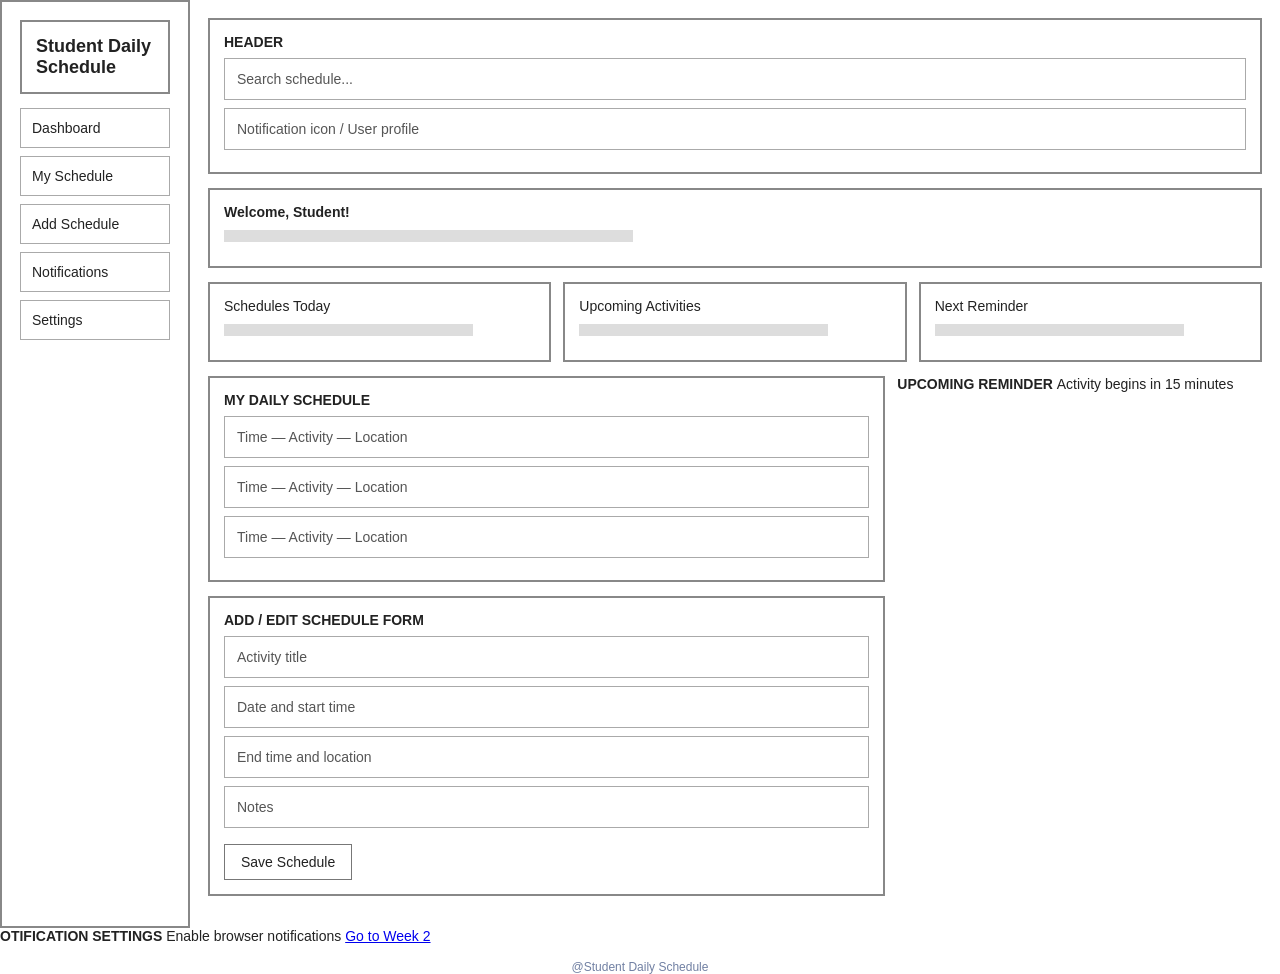
<file: index.html>
<!doctype html>
<html>
    <head>
        <meta charset="utf-8">
        <meta name="viewport" content="width=device-width,initial-scale=1">
        <title>Student Daily Schedule</title>
        <style>
            * { 
                box-sizing: border-box; 
            }
            body { 
                font: 14px Arial; color: #222; margin: 0; background: white; 
            }
            .shell { 
                display: grid; grid-template-columns: 190px 1fr; min-height: 100vh; 
            }
            .side { 
                border: 2px solid #888; padding: 18px; 
            }
            .main { 
                padding: 18px; 
            }
            .block { 
                border: 2px solid #888; padding: 14px; margin-bottom: 14px; 
            }
            .row { 
                display: grid; grid-template-columns: repeat(3, 1fr); gap: 12px; 
            }
            .two { 
                display: grid; grid-template-columns: 1.3fr .7fr; gap: 12px; 
            }
            .placeholder { 
                height: 42px; border: 1px solid #aaa; margin: 8px 0; padding: 12px; color: #555; 
            }
            .navitem { 
                border: 1px solid #aaa; padding: 11px; margin: 8px 0; 
            }
            .line { 
                height: 12px; background: #ddd; margin: 10px 0; width: 80%; 
            }
            .title { 
                font-weight: bold; font-size: 18px; 
            }
            .button { display: inline-block; border: 1px solid #777; padding: 9px 16px; margin-top: 8px; }
            @media (max-width: 650px) {
                .shell, .row, .two {
                    grid-template-columns: 1fr;
                }
            }
            .footer { 
                font-size: 12px; color: #7180a3; text-align: center; margin: 16px 0 0;
            }
        </style>
    </head>
    <body>
        <div class="shell">
            <aside class="side">
                <div class="block title">Student Daily Schedule</div>
                <div class="navitem">Dashboard</div>
                <div class="navitem">My Schedule</div>
                <div class="navitem">Add Schedule</div>
                <div class="navitem">Notifications</div>
                <div class="navitem">Settings</div>
            </aside>
            <main class="main">
                <div class="block">
                    <b>HEADER</b>
                    <div class="placeholder">Search schedule...</div>
                    <div class="placeholder">Notification icon / User profile</div>
                </div>
                <div class="block">
                    <b>Welcome, Student!</b>
                    <div class="line" style="width:40%"></div>
                </div>
                <div class="row">
                    <div class="block">
                        Schedules Today
                        <div class="line"></div>
                    </div>
                    <div class="block">
                        Upcoming Activities
                        <div class="line"></div>
                    </div>
                    <div class="block">
                        Next Reminder
                        <div class="line"></div>
                    </div>
                </div>
                <div class="two">
                    <section>
                        <div class="block">
                            <b>MY DAILY SCHEDULE</b>
                            <div class="placeholder">Time — Activity — Location</div>
                            <div class="placeholder">Time — Activity — Location</div>
                            <div class="placeholder">Time — Activity — Location</div>
                        </div>
                        <div class="block">
                            <b>ADD / EDIT SCHEDULE FORM</b>
                            <div class="placeholder">Activity title</div>
                            <div class="placeholder">Date and start time</div>
                            <div class="placeholder">End time and location</div>
                            <div class="placeholder">Notes</div>
                            <span class = "button" > Save Schedule </span>
                        </div>
                    </section>
                    <aside>
                        <divclass = "block" >
                           <b> UPCOMING REMINDER </b>
                           <divclass = "placeholder" > Activity begins in 15 minutes </div>
                        </div>
                       <divclass = "block" >
                           <b> OTIFICATION SETTINGS </b>
                           <divclass = "placeholder" > Enable browser notifications </div>
                        </div>
                    </aside>
                </div>
            </main>
        </div>
    </body>
    <a href="Week2Checking.html">Go to Week 2</a>
    <footer>
  <p style="font-size:12px;color:#7180a3;text-align:center;margin:16px 0 0">@Student Daily Schedule</p>
</footer>
</html>
</file>
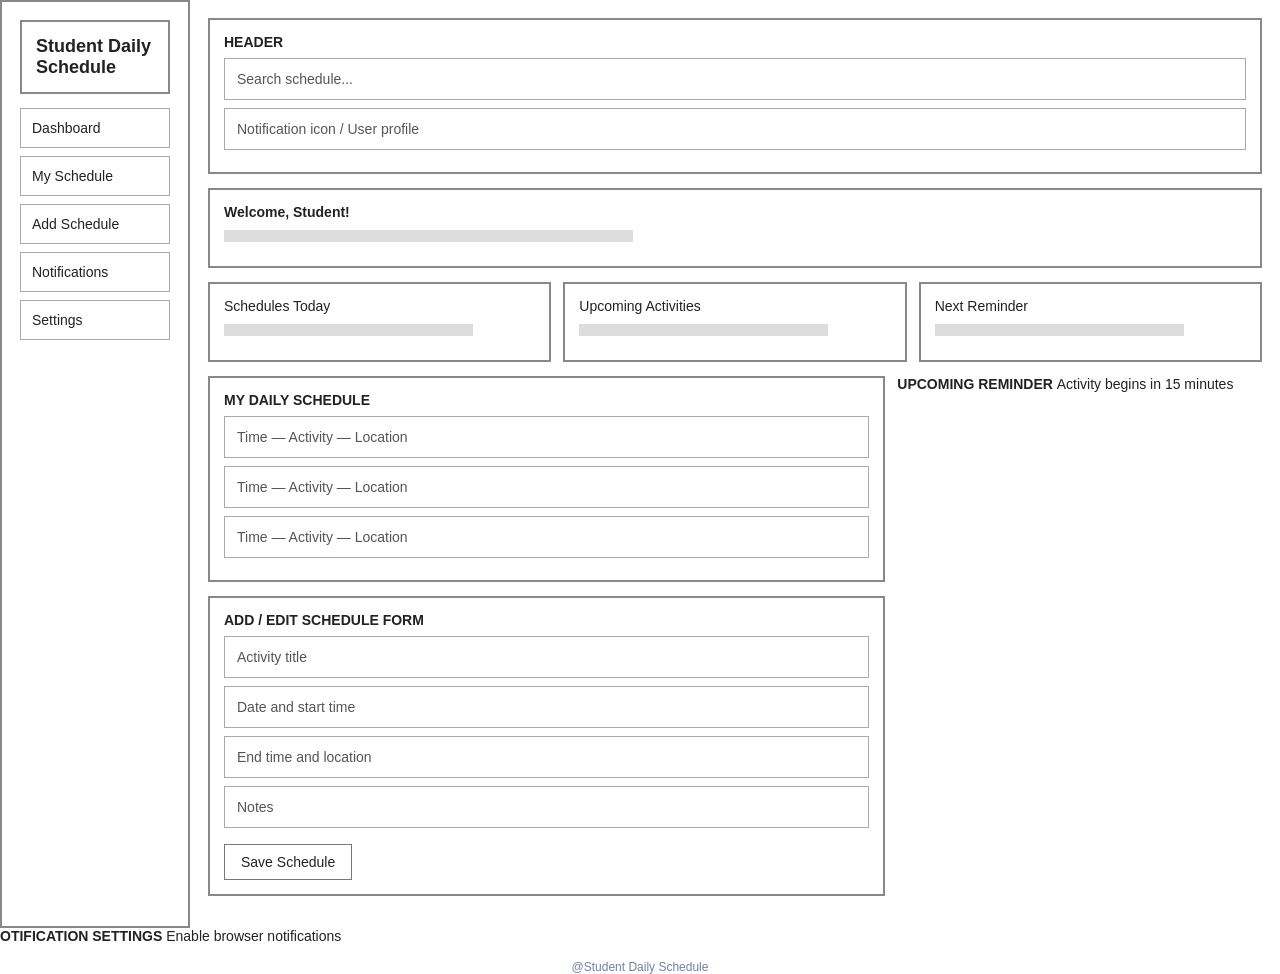
<file: Week1.html>
<!doctype html>
<html>
    <head>
        <meta charset="utf-8">
        <meta name="viewport" content="width=device-width,initial-scale=1">
        <title>Student Daily Schedule</title>
        <style>
            * { 
                box-sizing: border-box; 
            }
            body { 
                font: 14px Arial; color: #222; margin: 0; background: white; 
            }
            .shell { 
                display: grid; grid-template-columns: 190px 1fr; min-height: 100vh; 
            }
            .side { 
                border: 2px solid #888; padding: 18px; 
            }
            .main { 
                padding: 18px; 
            }
            .block { 
                border: 2px solid #888; padding: 14px; margin-bottom: 14px; 
            }
            .row { 
                display: grid; grid-template-columns: repeat(3, 1fr); gap: 12px; 
            }
            .two { 
                display: grid; grid-template-columns: 1.3fr .7fr; gap: 12px; 
            }
            .placeholder { 
                height: 42px; border: 1px solid #aaa; margin: 8px 0; padding: 12px; color: #555; 
            }
            .navitem { 
                border: 1px solid #aaa; padding: 11px; margin: 8px 0; 
            }
            .line { 
                height: 12px; background: #ddd; margin: 10px 0; width: 80%; 
            }
            .title { 
                font-weight: bold; font-size: 18px; 
            }
            .button { display: inline-block; border: 1px solid #777; padding: 9px 16px; margin-top: 8px; }
            @media (max-width: 650px) {
                .shell, .row, .two {
                    grid-template-columns: 1fr;
                }
            }
            .footer { 
                font-size: 12px; color: #7180a3; text-align: center; margin: 16px 0 0;
            }
        </style>
    </head>
    <body>
        <div class="shell">
            <aside class="side">
                <div class="block title">Student Daily Schedule</div>
                <div class="navitem">Dashboard</div>
                <div class="navitem">My Schedule</div>
                <div class="navitem">Add Schedule</div>
                <div class="navitem">Notifications</div>
                <div class="navitem">Settings</div>
            </aside>
            <main class="main">
                <div class="block">
                    <b>HEADER</b>
                    <div class="placeholder">Search schedule...</div>
                    <div class="placeholder">Notification icon / User profile</div>
                </div>
                <div class="block">
                    <b>Welcome, Student!</b>
                    <div class="line" style="width:40%"></div>
                </div>
                <div class="row">
                    <div class="block">
                        Schedules Today
                        <div class="line"></div>
                    </div>
                    <div class="block">
                        Upcoming Activities
                        <div class="line"></div>
                    </div>
                    <div class="block">
                        Next Reminder
                        <div class="line"></div>
                    </div>
                </div>
                <div class="two">
                    <section>
                        <div class="block">
                            <b>MY DAILY SCHEDULE</b>
                            <div class="placeholder">Time — Activity — Location</div>
                            <div class="placeholder">Time — Activity — Location</div>
                            <div class="placeholder">Time — Activity — Location</div>
                        </div>
                        <div class="block">
                            <b>ADD / EDIT SCHEDULE FORM</b>
                            <div class="placeholder">Activity title</div>
                            <div class="placeholder">Date and start time</div>
                            <div class="placeholder">End time and location</div>
                            <div class="placeholder">Notes</div>
                            <span class = "button" > Save Schedule </span>
                        </div>
                    </section>
                    <aside>
                        <divclass = "block" >
                           <b> UPCOMING REMINDER </b>
                           <divclass = "placeholder" > Activity begins in 15 minutes </div>
                        </div>
                       <divclass = "block" >
                           <b> OTIFICATION SETTINGS </b>
                           <divclass = "placeholder" > Enable browser notifications </div>
                        </div>
                    </aside>
                </div>
            </main>
        </div>
    </body>
    <footer>
  <p style="font-size:12px;color:#7180a3;text-align:center;margin:16px 0 0">@Student Daily Schedule</p>
</footer>
</html>
</file>
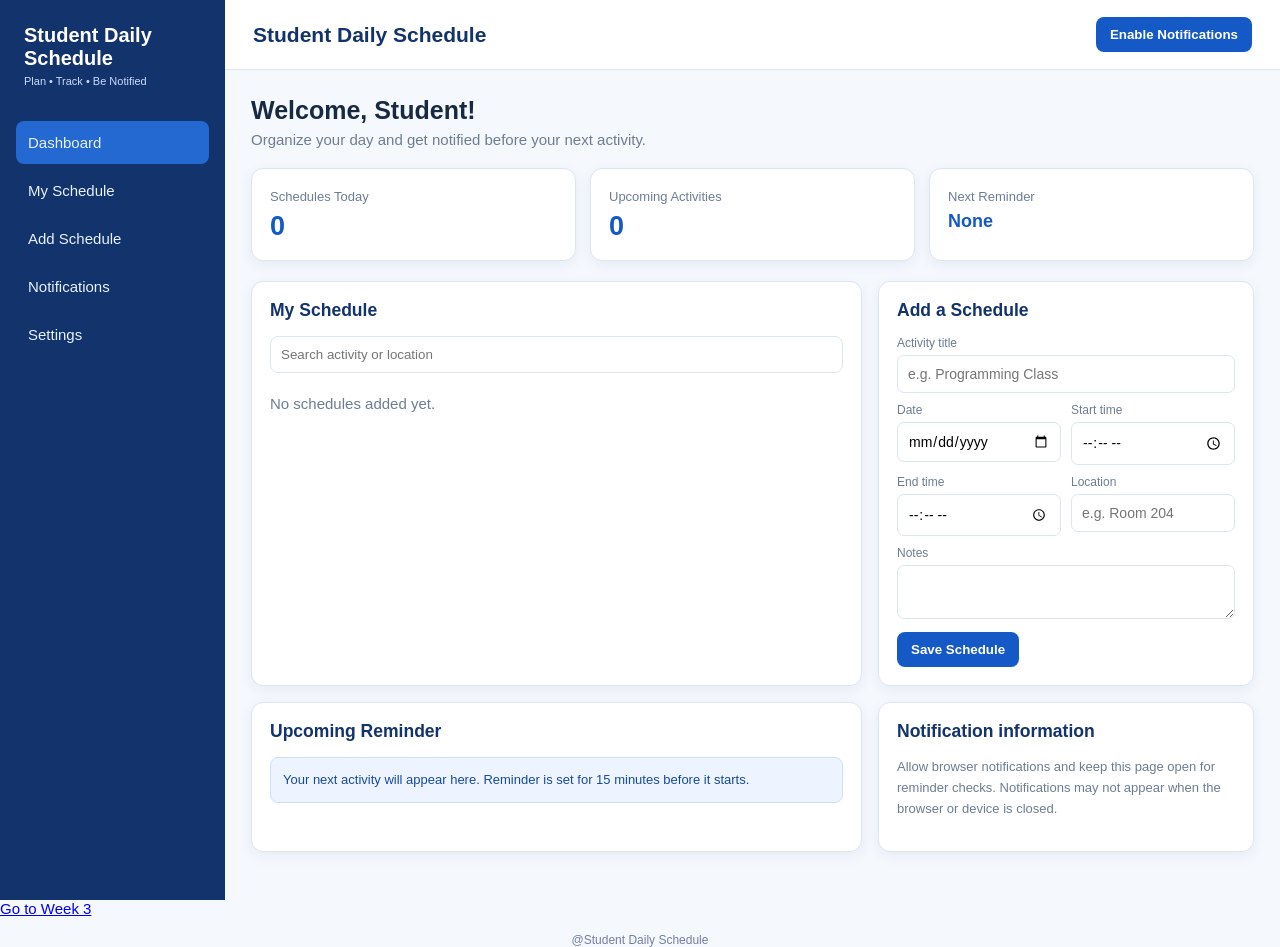
<file: Week2.html>
<!DOCTYPE html>
<html lang="en">
    <head>
        <meta charset="UTF-8">
        <meta name="viewport" content="width=device-width,initial-scale=1">
        <title>Student Daily Schedule</title>
    </head>
<body>
    <div class="app">
        <aside class="side">
            <div class="brand"> Student Daily Schedule<small>Plan • Track • Be Notified</small></div>
            <nav class="nav">
                <a class="active" href="#dashboard"> Dashboard</a>
                <a href="#my-schedule"> My Schedule</a>
                <a href="#add"> Add Schedule</a>
                <a href="#reminders"> Notifications</a>
                <a href="#settings"> Settings</a>
            </nav>
        </aside>
        <main class="main">
            <header class="top">
                <h1>Student Daily Schedule</h1>
                <button id="permission">Enable Notifications</button>
            </header>
            <div class="wrap" id="dashboard">
                <section class="welcome">
                    <h2>Welcome, Student!</h2>
                    <p>Organize your day and get notified before your next activity.</p>
                </section>
                <section class="stats">
                    <div class="stat">
                        <span>Schedules Today</span>
                        <strong id="todayCount">0</strong>
                    </div><div class="stat">
                        <span>Upcoming Activities</span><strong id="upcomingCount">0</strong>
                    </div>
                    <div class="stat">
                        <span>Next Reminder</span>
                        <strong id="nextTime" style="font-size:18px">None</strong>
                    </div></section>
                    <div class="grid">
                        <section class="panel" id="my-schedule">
                            <h3>My Schedule</h3>
                            <input class="search" id="search" placeholder="Search activity or location">
                            <div id="list" class="empty">No schedules added yet.</div>
                        </section><section class="panel" id="add">
                            <h3>Add a Schedule</h3>
                            <form id="scheduleForm" class="form-grid">
                                <label class="full">Activity title<input id="title" required placeholder="e.g. Programming Class"></label>
                                <label>Date<input id="date" type="date" required></label>
                                <label>Start time<input id="time" type="time" required></label>
                                <label>End time<input id="end" type="time"></label>
                                <label>Location<input id="location" placeholder="e.g. Room 204"></label>
                                <label class="full">Notes<textarea id="notes" rows="2"></textarea></label>
                                <div class="full">
                                    <button type="submit">Save Schedule</button>
                                </div>
                            </form>
                        </section>
                        <section class="panel" id="reminders">
                            <h3>Upcoming Reminder</h3>
                            <div id="nextCard" class="notice">Your next activity will appear here. Reminder is set for 15 minutes before it starts.</div>
                        </section>
                        <section class="panel">
                            <h3>Notification information</h3>
                            <p style="color:#6d7d94;line-height:1.6;font-size:13px">Allow browser notifications and keep this page open for reminder checks. Notifications may not appear when the browser or device is closed.</p>
                        </section>
                    </div>
                </div>
            </main>
        </div>
        <div class="toast" id="toast"></div>
    </body>
    <a href="Week3.html">Go to Week 3</a>
    <style>
        :root{
            --blue:#1559c7;--navy:#12336b;--pale:#edf4ff;--bg:#f5f8fd;--ink:#182943;--muted:#6d7d94;--line:#dce5f2
        }
        *{
            box-sizing:border-box
        }
        body{
            margin:0;background:var(--bg);color:var(--ink);font:15px Arial,sans-serif
        }
        .app{
            min-height:100vh;display:grid;grid-template-columns:225px 1fr
        }
        .side{
            background:var(--navy);color:white;padding:24px 16px
        }
        .brand{
            font-size:20px;font-weight:bold;margin:0 8px 34px
        }
        .brand small{
            display:block;font-size:11px;font-weight:normal;color:#c9dcff;margin-top:5px
        }
        .nav a{
            display:block;padding:13px 12px;color:#e8f1ff;text-decoration:none;border-radius:8px;margin:5px 0
        }
        .nav a.active,.nav a:hover{
            background:#2469d2
        }
        .main{
            min-width:0
        }
        .top{
            background:white;border-bottom:1px solid var(--line);padding:17px 28px;display:flex;align-items:center;justify-content:space-between;gap:12px
        }
        .top h1{
            font-size:21px;margin:0;color:var(--navy)
        }
        button{
            background:var(--blue);color:white;border:0;border-radius:8px;padding:10px 14px;cursor:pointer;font-weight:bold
        }
        .wrap{
            max-width:1200px;margin:auto;padding:26px
        }
        .welcome h2{
            margin:0 0 6px;font-size:25px
        }
        .welcome p{
            color:var(--muted);margin:0
        }
        .stats{
            display:grid;grid-template-columns:repeat(3,1fr);gap:14px;margin:20px 0
        }
        .stat,.panel{
            background:white;border:1px solid var(--line);border-radius:12px;padding:18px;box-shadow:0 4px 14px #173b7010
        }
        .stat span{
            color:var(--muted);font-size:13px
        }
        .stat strong{
            display:block;font-size:27px;color:var(--blue);margin-top:7px
        }
        .grid{
            display:grid;grid-template-columns:1.3fr .8fr;gap:16px
        }
        .panel h3{
            margin:0 0 15px;color:var(--navy)
        }
        .schedule-item{
            border:1px solid var(--line);border-left:4px solid var(--blue);border-radius:8px;padding:12px;margin:9px 0;display:flex;justify-content:space-between;gap:10px;align-items:center
        }
        .schedule-item small{
            display:block;color:var(--muted);margin-top:5px
        }
        .actions button{
            border:1px solid var(--line);background:white;color:var(--blue);padding:6px 8px;margin-left:4px
        }
        .empty{
            color:var(--muted);padding:12px 0
        }
        .form-grid{
            display:grid;grid-template-columns:1fr 1fr;gap:10px
            }
        .form-grid label{
            font-size:12px;color:var(--muted)
        }
        .form-grid input,.form-grid textarea{
            width:100%;margin-top:5px;border:1px solid var(--line);border-radius:7px;padding:10px;font:14px Arial
        }
        .full{
            grid-column:1/-1
        }
        .notice{
            background:var(--pale);border:1px solid #cbdfff;color:#174b9a;border-radius:8px;padding:12px;font-size:13px;line-height:1.5
        }
        .toast{
            position:fixed;right:20px;bottom:20px;background:var(--navy);color:white;padding:14px 18px;border-radius:9px;display:none
        }
        .search{
            width:100%;padding:10px;border:1px solid var(--line);border-radius:8px;margin-bottom:10px}@media(max-width:760px)
            {
            .app{grid-template-columns:1fr}
            .side{padding:12px}
            .brand{margin:0 5px 10px}
            .nav{display:flex;overflow:auto}
            .nav a{white-space:nowrap;margin:0 3px;padding:9px}
            .top{padding:14px 16px}.wrap{padding:17px}
            .grid{grid-template-columns:1fr}
            .stats{grid-template-columns:1fr 1fr}
            .form-grid{grid-template-columns:1fr}
            .full{grid-column:auto}}        
</style>
<footer><p style="font-size:12px;color:#7180a3;text-align:center;margin:16px 0 0">@Student Daily Schedule</p></footer>
</html>
</file>
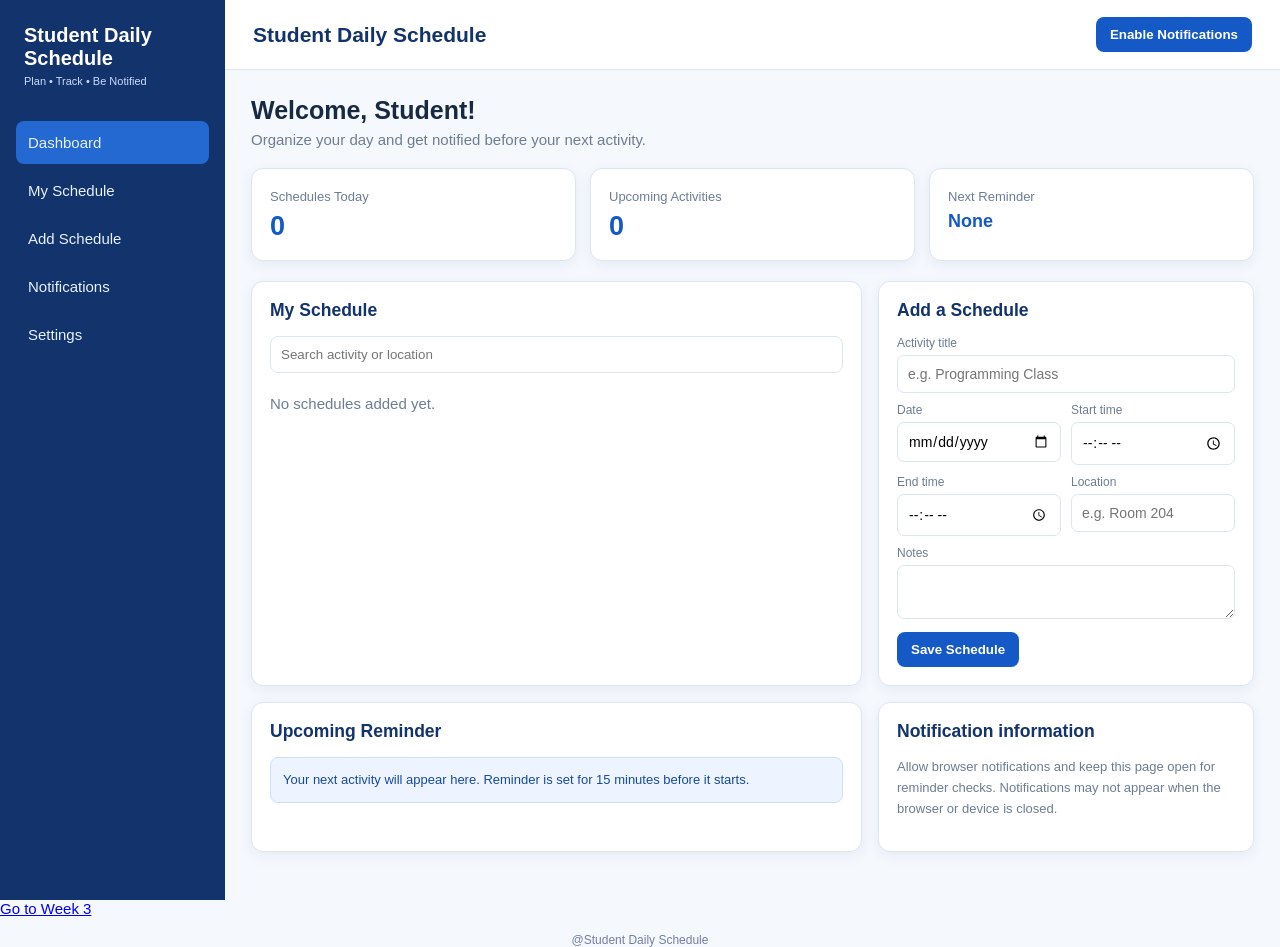
<file: Week2Checking.html>
<!DOCTYPE html>
<html lang="en">
    <head>
        <meta charset="UTF-8">
        <meta name="viewport" content="width=device-width,initial-scale=1">
        <title>Student Daily Schedule</title>
    </head>
<body>
    <div class="app">
        <aside class="side">
            <div class="brand"> Student Daily Schedule<small>Plan • Track • Be Notified</small></div>
            <nav class="nav">
                <a class="active" href="#dashboard"> Dashboard</a>
                <a href="#my-schedule"> My Schedule</a>
                <a href="#add"> Add Schedule</a>
                <a href="#reminders"> Notifications</a>
                <a href="#settings"> Settings</a>
            </nav>
        </aside>
        <main class="main">
            <header class="top">
                <h1>Student Daily Schedule</h1>
                <button id="permission">Enable Notifications</button>
            </header>
            <div class="wrap" id="dashboard">
                <section class="welcome">
                    <h2>Welcome, Student!</h2>
                    <p>Organize your day and get notified before your next activity.</p>
                </section>
                <section class="stats">
                    <div class="stat">
                        <span>Schedules Today</span>
                        <strong id="todayCount">0</strong>
                    </div><div class="stat">
                        <span>Upcoming Activities</span><strong id="upcomingCount">0</strong>
                    </div>
                    <div class="stat">
                        <span>Next Reminder</span>
                        <strong id="nextTime" style="font-size:18px">None</strong>
                    </div></section>
                    <div class="grid">
                        <section class="panel" id="my-schedule">
                            <h3>My Schedule</h3>
                            <input class="search" id="search" placeholder="Search activity or location">
                            <div id="list" class="empty">No schedules added yet.</div>
                        </section><section class="panel" id="add">
                            <h3>Add a Schedule</h3>
                            <form id="scheduleForm" class="form-grid">
                                <label class="full">Activity title<input id="title" required placeholder="e.g. Programming Class"></label>
                                <label>Date<input id="date" type="date" required></label>
                                <label>Start time<input id="time" type="time" required></label>
                                <label>End time<input id="end" type="time"></label>
                                <label>Location<input id="location" placeholder="e.g. Room 204"></label>
                                <label class="full">Notes<textarea id="notes" rows="2"></textarea></label>
                                <div class="full">
                                    <button type="submit">Save Schedule</button>
                                </div>
                            </form>
                        </section>
                        <section class="panel" id="reminders">
                            <h3>Upcoming Reminder</h3>
                            <div id="nextCard" class="notice">Your next activity will appear here. Reminder is set for 15 minutes before it starts.</div>
                        </section>
                        <section class="panel">
                            <h3>Notification information</h3>
                            <p style="color:#6d7d94;line-height:1.6;font-size:13px">Allow browser notifications and keep this page open for reminder checks. Notifications may not appear when the browser or device is closed.</p>
                        </section>
                    </div>
                </div>
            </main>
        </div>
        <div class="toast" id="toast"></div>
    </body>
    <a href="Week3Checking.html">Go to Week 3</a>
    <style>
        :root{
            --blue:#1559c7;--navy:#12336b;--pale:#edf4ff;--bg:#f5f8fd;--ink:#182943;--muted:#6d7d94;--line:#dce5f2
        }
        *{
            box-sizing:border-box
        }
        body{
            margin:0;background:var(--bg);color:var(--ink);font:15px Arial,sans-serif
        }
        .app{
            min-height:100vh;display:grid;grid-template-columns:225px 1fr
        }
        .side{
            background:var(--navy);color:white;padding:24px 16px
        }
        .brand{
            font-size:20px;font-weight:bold;margin:0 8px 34px
        }
        .brand small{
            display:block;font-size:11px;font-weight:normal;color:#c9dcff;margin-top:5px
        }
        .nav a{
            display:block;padding:13px 12px;color:#e8f1ff;text-decoration:none;border-radius:8px;margin:5px 0
        }
        .nav a.active,.nav a:hover{
            background:#2469d2
        }
        .main{
            min-width:0
        }
        .top{
            background:white;border-bottom:1px solid var(--line);padding:17px 28px;display:flex;align-items:center;justify-content:space-between;gap:12px
        }
        .top h1{
            font-size:21px;margin:0;color:var(--navy)
        }
        button{
            background:var(--blue);color:white;border:0;border-radius:8px;padding:10px 14px;cursor:pointer;font-weight:bold
        }
        .wrap{
            max-width:1200px;margin:auto;padding:26px
        }
        .welcome h2{
            margin:0 0 6px;font-size:25px
        }
        .welcome p{
            color:var(--muted);margin:0
        }
        .stats{
            display:grid;grid-template-columns:repeat(3,1fr);gap:14px;margin:20px 0
        }
        .stat,.panel{
            background:white;border:1px solid var(--line);border-radius:12px;padding:18px;box-shadow:0 4px 14px #173b7010
        }
        .stat span{
            color:var(--muted);font-size:13px
        }
        .stat strong{
            display:block;font-size:27px;color:var(--blue);margin-top:7px
        }
        .grid{
            display:grid;grid-template-columns:1.3fr .8fr;gap:16px
        }
        .panel h3{
            margin:0 0 15px;color:var(--navy)
        }
        .schedule-item{
            border:1px solid var(--line);border-left:4px solid var(--blue);border-radius:8px;padding:12px;margin:9px 0;display:flex;justify-content:space-between;gap:10px;align-items:center
        }
        .schedule-item small{
            display:block;color:var(--muted);margin-top:5px
        }
        .actions button{
            border:1px solid var(--line);background:white;color:var(--blue);padding:6px 8px;margin-left:4px
        }
        .empty{
            color:var(--muted);padding:12px 0
        }
        .form-grid{
            display:grid;grid-template-columns:1fr 1fr;gap:10px
            }
        .form-grid label{
            font-size:12px;color:var(--muted)
        }
        .form-grid input,.form-grid textarea{
            width:100%;margin-top:5px;border:1px solid var(--line);border-radius:7px;padding:10px;font:14px Arial
        }
        .full{
            grid-column:1/-1
        }
        .notice{
            background:var(--pale);border:1px solid #cbdfff;color:#174b9a;border-radius:8px;padding:12px;font-size:13px;line-height:1.5
        }
        .toast{
            position:fixed;right:20px;bottom:20px;background:var(--navy);color:white;padding:14px 18px;border-radius:9px;display:none
        }
        .search{
            width:100%;padding:10px;border:1px solid var(--line);border-radius:8px;margin-bottom:10px}@media(max-width:760px)
            {
            .app{grid-template-columns:1fr}
            .side{padding:12px}
            .brand{margin:0 5px 10px}
            .nav{display:flex;overflow:auto}
            .nav a{white-space:nowrap;margin:0 3px;padding:9px}
            .top{padding:14px 16px}.wrap{padding:17px}
            .grid{grid-template-columns:1fr}
            .stats{grid-template-columns:1fr 1fr}
            .form-grid{grid-template-columns:1fr}
            .full{grid-column:auto}}        
</style>
<footer><p style="font-size:12px;color:#7180a3;text-align:center;margin:16px 0 0">@Student Daily Schedule</p></footer>
</html>
</file>
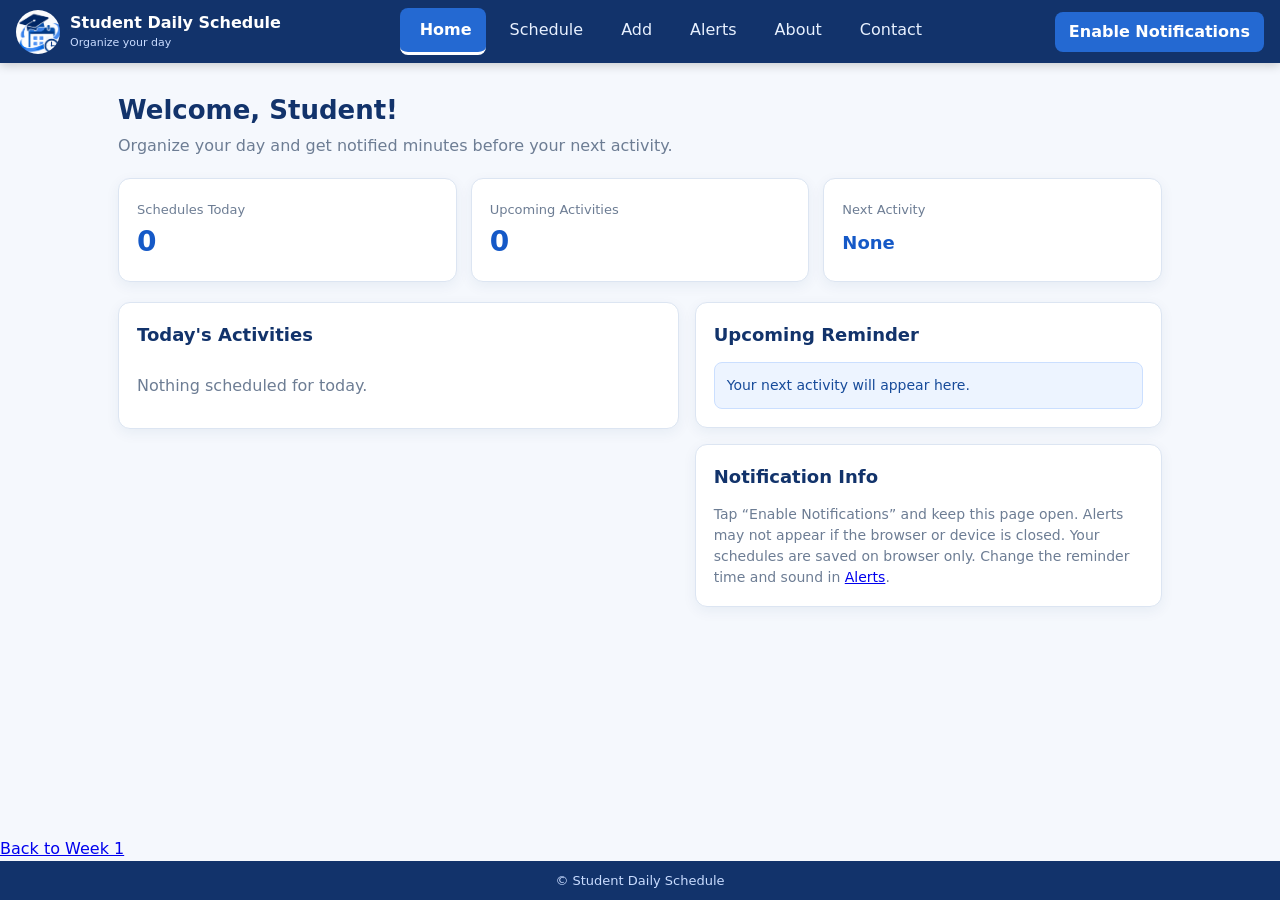
<file: Week3.html>
<!DOCTYPE html>
<html lang="en">
<head>
<meta charset="UTF-8">
<meta name="viewport" content="width=device-width, initial-scale=1, viewport-fit=cover">
<title>Student Daily Schedule</title>
<style>
:root{
  --blue:#1559c7;
  --blue-light:#2469d2;
  --navy:#12336b;
  --pale:#edf4ff;
  --bg:#f5f8fd;
  --ink:#182943;
  --muted:#6d7d94;
  --line:#dce5f2;
  --card-bg:#fff;
  --danger:#c0392b;
  --ok:#1e8e5a;
  --space-sm:10px;
  --space-md:16px;
  --space-lg:28px;
  --border-radius:12px;
  --shadow:0 10px 25px rgba(0,0,0,.1)
}
*{
  box-sizing:border-box
}
html{
  scroll-behavior:smooth
}
body{
  margin:0;
  background:var(--bg);
  color:var(--ink);
  font:16px/1.5 system-ui,Arial,sans-serif
}
button,input,textarea{
  font:inherit
}
.btn{
  background:var(--blue);
  color:#fff;
  border:0;
  border-radius:8px;
  padding:11px 16px;
  cursor:pointer;
  font-weight:700;
  min-height:44px;
  transition:background .2s}
.btn:hover{
  background:var(--navy)
}
.btn--ghost{
  background:#fff;
  color:var(--blue);
  border:1px solid var(--line);
  padding:6px 10px;
  min-height:36px
}
.btn--ghost:hover{
  background:var(--pale)
}
.btn--danger{
  color:var(--danger)
}
.btn--danger:hover{
  background:#fdecea
}
.page{
  max-width:1100px;
  margin:auto;padding:var(--space-lg)
}
.view{
  display:none
}
.view--active{
  display:block
}
.view__title{
  margin:0 0 4px;
  font-size:26px;
  color:var(--navy)
}
.view__sub{
  margin:0 0 20px;
  color:var(--muted)
}
.stats{
  display:grid;
  grid-template-columns:repeat(3,1fr);
  gap:14px;margin-bottom:20px
}
.card{
  background:var(--card-bg);
  border:1px solid var(--line);
  border-radius:var(--border-radius);
  padding:18px;
  box-shadow:0 4px 14px #173b7010}
.card__title{
  margin:0 0 14px;
  color:var(--navy);
  font-size:18px
}
.stats__label{
  color:var(--muted);
  font-size:13px
}
.stats__value{
  display:block;
  font-size:28px;
  font-weight:700;
  color:var(--blue)
}
.stats__value--small{
  font-size:18px;
  margin-top:8px
}
.grid-2{
  display:grid;
  grid-template-columns:1.2fr 1fr;
  gap:16px;
  align-items:start
}
.alert{
  background:var(--pale);
  border:1px solid #cbdfff;
  color:#174b9a;
  border-radius:8px;
  padding:12px;
  font-size:14px
}
.alert--now{
  background:#fff4d6;
  border-color:#f0d27a;
  color:#6b4e00
}
.item{
  border:1px solid var(--line);
  border-left:4px solid var(--blue);
  border-radius:8px;
  padding:12px;
  margin:10px 0;
  display:flex;
  justify-content:space-between;
  gap:10px;
  align-items:center
}
.item--past{
  opacity:.55;
  border-left-color:var(--muted)
}
.item__title{
  font-weight:700
}
.item__meta{
  display:block;
  color:var(--muted);
  font-size:13px;
  margin-top:3px
}
.item__actions{
  display:flex;
  gap:6px;
  flex-shrink:0
}
.empty{color:var(--muted);
  padding:12px 0
}
.form{display:grid;
  grid-template-columns:1fr 1fr;
  gap:12px
}
.form__field{
  display:block;
  font-size:13px;
  color:var(--muted);
  font-weight:600
}
.form__field--full{
  grid-column:1/-1
}
.form__input{
  display:block;
  width:100%;
  margin-top:5px;
  border:1px solid var(--line);
  border-radius:8px;
  padding:11px;
  font-size:16px;
  color:var(--ink);
  background:#fff
}
.form__input:focus{
  outline:2px solid var(--blue);
  border-color:var(--blue)
}
.search{
  margin-bottom:6px
}
.contact-card{
  display:grid;
  grid-template-columns:1fr 1fr;
  gap:var(--space-lg);
  background:var(--card-bg);
  border-radius:var(--border-radius);
  box-shadow:var(--shadow);
  padding:var(--space-lg);
  max-width:900px;
  margin:0 auto
}
.contact-card__avatar{
  width:120px;
  height:120px;
  border-radius:50%;
  object-fit:cover;
  border:3px solid var(--pale);
  display:block;
  margin-bottom:var(--space-md)
}
.contact-card__name{
  margin:0;
  color:var(--navy);
  font-size:22px
}
.contact-card__role{
  color:var(--muted);
  margin:2px 0 var(--space-md)
}
.contact-card__row{
  display:flex;
  gap:10px;
  margin:10px 0
}
.about-list{
  padding-left:20px;
  margin:0
}
.about-list li{
  margin:6px 0
}
.toast{
  position:fixed;
  right:20px;
  bottom:20px;
  background:var(--navy);
  color:#fff;
  padding:14px 18px;
  border-radius:9px;
  opacity:0;
  pointer-events:none;
  transition:opacity .3s;
  z-index:20;
  max-width:calc(100% - 40px)
}
.toast--show{
  opacity:1
}

.settings{display:grid;gap:16px;max-width:520px}
.settings__hint{display:block;font-size:12px;color:var(--muted);margin:6px 0 0}
.settings__buttons{display:flex;gap:8px;flex-wrap:wrap}
.settings input[type=range]{width:100%;margin-top:8px}
.alarm{position:fixed;left:50%;top:16px;transform:translateX(-50%);background:#fff4d6;border:2px solid #f0d27a;color:#6b4e00;border-radius:12px;padding:12px 16px;display:flex;align-items:center;gap:14px;z-index:30;box-shadow:var(--shadow);max-width:calc(100% - 24px);font-weight:700}
.alarm[hidden]{display:none}

/* ---------- Fixed top navigation + fixed footer ---------- */
.app{height:100vh;height:100dvh;display:flex;flex-direction:column}
.header{flex:none;background:var(--navy);color:#fff;display:flex;align-items:center;gap:var(--space-md);padding:8px var(--space-md);padding-top:calc(8px + env(safe-area-inset-top,0px));box-shadow:0 2px 10px rgba(0,0,0,.2);z-index:10}
.brand{display:flex;align-items:center;gap:10px;flex:none}
.brand__logo{width:44px;height:44px;border-radius:50%;background:#fff;object-fit:cover}
.brand__name{font-weight:700;line-height:1.15;font-size:16px}
.brand__tag{display:block;font-size:11px;font-weight:400;color:#c9dcff}
.navbar{display:flex;flex-direction:row;gap:4px;flex:1;min-width:0;overflow-x:auto;justify-content:center}
.navbar__link{display:flex;align-items:center;gap:6px;padding:10px 14px;color:#e8f1ff;text-decoration:none;border-radius:8px;white-space:nowrap;transition:background .2s,color .2s;border-bottom:3px solid transparent}
.navbar__link:hover{background:rgba(255,255,255,.15)}
.navbar__link--active{background:var(--blue-light);color:#fff;font-weight:700;border-bottom-color:#fff}
.navbar__icon{font-size:16px}
.header__btn{flex:none;padding:8px 14px;min-height:40px;background:var(--blue-light)}
.header__btn:hover{background:var(--blue)}
.main{flex:1;min-height:0;overflow-y:auto;-webkit-overflow-scrolling:touch}
.footer{flex:none;background:var(--navy);color:#c9dcff;text-align:center;font-size:13px;padding:10px 12px calc(10px + env(safe-area-inset-bottom,0px));z-index:10}
.toast{bottom:64px}
@media(max-width:800px){
.header{flex-wrap:wrap;gap:6px 10px;padding-left:10px;padding-right:10px}
.brand{flex:1}
.brand__logo{width:36px;height:36px}
.brand__name{font-size:14px}
.brand__tag{display:none}
.header__btn{padding:6px 12px;min-height:36px}
.btn__text{display:none}
.navbar{order:3;width:100%;flex:none;justify-content:space-between;gap:2px}
.navbar__link{flex:1;flex-direction:column;gap:0;padding:6px 8px;font-size:11px;text-align:center;border-bottom-width:2px}
.page{padding:16px}
.stats{grid-template-columns:1fr 1fr}
.stats .card:last-child{grid-column:1/-1}
.grid-2,.form,.contact-card{grid-template-columns:1fr}
.form__field--full{grid-column:auto}
.item{flex-direction:column;align-items:flex-start}
.contact-card{padding:var(--space-md)}
.alarm{top:80px}
}

</style>
</head>
<body>
<div class="app">
<header class="header">
<div class="brand"><img class="brand__logo" src="[data-uri]" alt="Logo"><div><strong class="brand__name">Student Daily Schedule</strong><span class="brand__tag">Organize your day</span></div></div>
 <nav class="navbar" aria-label="Main">
  <a class="navbar__link" href="#home" data-view="home"><span class="navbar__icon"></span>Home</a>
  <a class="navbar__link" href="#schedule" data-view="schedule"><span class="navbar__icon"></span>Schedule</a>
  <a class="navbar__link" href="#add" data-view="add"><span class="navbar__icon"></span>Add</a>
  <a class="navbar__link" href="#notifications" data-view="notifications"><span class="navbar__icon"></span>Alerts</a>
  <a class="navbar__link" href="#about" data-view="about"><span class="navbar__icon"></span>About</a>
  <a class="navbar__link" href="#contact" data-view="contact"><span class="navbar__icon"></span>Contact</a>
 </nav>
 <button class="btn header__btn" id="permission" type="button"><span class="btn__text" id="permText">Enable Notifications</span></button>
</header>
<main class="main" id="main">
 <div class="page">

 <section class="view" id="view-home">
  <h2 class="view__title">Welcome, Student!</h2>
  <p class="view__sub">Organize your day and get notified minutes before your next activity.</p>
  <div class="stats">
   <div class="card">
    <span class="stats__label">Schedules Today</span><strong class="stats__value" id="todayCount">0</strong></div>
   <div class="card">
    <span class="stats__label">Upcoming Activities</span><strong class="stats__value" id="upcomingCount">0</strong></div>
   <div class="card">
    <span class="stats__label">Next Activity</span><strong class="stats__value stats__value--small" id="nextTime">None</strong></div>
  </div>
  <div class="grid-2">
   <div class="card">
    <h3 class="card__title">Today's Activities</h3><div id="todayList"></div></div>
   <div>
    <div class="card">
      <h3 class="card__title">Upcoming Reminder</h3><div class="alert" id="nextCard">Your next activity will appear here.</div></div>
    <div class="card" style="margin-top:16px">
      <h3 class="card__title">Notification Info</h3>
      <p class="view__sub" style="margin:0;font-size:14px">Tap “Enable Notifications” and keep this page open. Alerts may not appear if the browser or device is closed. Your schedules are saved on browser only. Change the reminder time and sound in <a href="#notifications">Alerts</a>.</p></div>
   </div>
  </div>
 </section>

 <section class="view" id="view-schedule">
  <h2 class="view__title">My Schedule</h2>
  <p class="view__sub">All your classes, study sessions, and tasks.</p>
  <div class="card"><input class="form__input search" id="search" type="search" placeholder="🔍 Search activity or location"><div id="list"></div></div>
 </section>

 <section class="view" id="view-add">
  <h2 class="view__title" id="formTitle">Add a Schedule</h2>
  <p class="view__sub">Fill in the details of your activity.</p>
  <div class="card"><form class="form" id="scheduleForm">
   <label class="form__field form__field--full">Activity title *<input class="form__input" id="title" required maxlength="80" placeholder="e.g. Programming Class"></label>
   <label class="form__field">Date *<input class="form__input" id="date" type="date" required></label>
   <label class="form__field">Start time *<input class="form__input" id="time" type="time" required></label>
   <label class="form__field">End time<input class="form__input" id="end" type="time"></label>
   <label class="form__field">Location<input class="form__input" id="location" maxlength="60" placeholder="e.g. Room 204"></label>
   <label class="form__field form__field--full">Notes<textarea class="form__input" id="notes" rows="3" maxlength="300"></textarea></label>
   <div class="form__field--full"><button class="btn" type="submit" id="saveBtn">Save Schedule</button> <button class="btn btn--ghost" type="button" id="cancelEdit" hidden>Cancel edit</button></div>
  </form></div>
 </section>


 <section class="view" id="view-notifications">
  <h2 class="view__title">Alert Settings</h2>
  <p class="view__sub">Choose when you are reminded and what sound plays.</p>
  <div class="card settings">
   <label class="form__field">Remind me before an activity starts
    <select class="form__input" id="setLead">
     <option value="1">1 minute</option><option value="2">2 minutes</option><option value="5">5 minutes</option><option value="10">10 minutes</option><option value="15">15 minutes (default)</option><option value="20">20 minutes</option><option value="30">30 minutes</option><option value="60">1 hour</option>
    </select></label>
   <label class="form__field">Alarm / music
    <select class="form__input" id="setSound">
     <option value="chime">Chime</option><option value="bell">Bell</option><option value="beep">Beep</option><option value="digital">Digital alarm</option><option value="custom">My own music (upload)</option><option value="none">No sound</option>
    </select></label>
   <label class="form__field" id="customBox" hidden>Choose an audio file (MP3, WAV, max 5 MB)
    <input class="form__input" id="setFile" type="file" accept="audio/*"><span class="settings__hint" id="fileName"></span></label>
   <label class="form__field">Volume <span id="volLabel">70%</span>
    <input id="setVol" type="range" min="0.1" max="1" step="0.1" value="0.7"></label>
   <div class="settings__buttons"><button class="btn" id="testSound" type="button">Test sound</button> <button class="btn btn--ghost" id="saveSettings" type="button">Save settings</button></div>
   <p class="settings__hint">Sound plays for up to 30 seconds or until you tap Stop. Keep this page open and tap anywhere once after loading so the browser allows sound.</p>
  </div>
 </section>

 <section class="view" id="view-about">
  <h2 class="view__title">About</h2>
  <p class="view__sub">Student Daily Schedule: plan, track, and be notified.</p>
  <div class="grid-2">
   <div class="card">
    <h3 class="card__title">The Problem</h3>
    <p>Students often keep class times, study sessions, and school commitments in separate notes, chat apps, paper planners, or memory. It is hard to see the whole day in one place, so activities get missed or remembered at the last minute.</p>
   <h3 class="card__title">Our Solution</h3>
   <p>One simple dashboard to add, view, edit, and remove schedule entries, with an in-app reminder and a browser notification minutes before an activity starts.</p></div>
   <div class="card">
    <h3 class="card__title">Main Features</h3>
    <ul class="about-list">
      <li>Dashboard for today's activities and the next schedule</li>
      <li>Date, start/end time, location, and notes</li>
      <li>Minute mark advance alert</li>
      <li>Search by title or location</li>
      <li>Customizable alert sound and volume</li>
    </ul>
   <h3 class="card__title" style="margin-top:16px">Who is it for?</h3>
   <p>Applicable for students including teachers and parents, who wants to organize a daily schedule.</p></div>
  </div>
 </section>

 <section class="view" id="view-contact">
  <h2 class="view__title" style="text-align:center">Contact</h2>
  <p class="view__sub" style="text-align:center">Questions or feedback? Send us a message.</p>
  <div class="contact-card">
   <div>
    <img class="contact-card__avatar" src="[data-uri]" alt="Profile photo">
    <h3 class="contact-card__name">Lee</h3>
    <p class="contact-card__role">Opedator</p>
    <div class="contact-card__row"><span>20254959@s.email.com</span></div>
    <div class="contact-card__row"><span>Secret</span></div>
    <div class="contact-card__row"><span>University Of Baguio(Baguio, Benguet)</span></div>
   </div>
   <form id="contactForm" class="form" style="grid-template-columns:1fr">
    <label class="form__field">Full Name<input class="form__input" id="cName" required placeholder="Your full name"></label>
    <label class="form__field">Email<input class="form__input" id="cEmail" type="email" required placeholder="you@example.com"></label>
    <label class="form__field">Message<textarea class="form__input" id="cMsg" rows="4" required placeholder="Write your message"></textarea></label>
    <button class="btn" type="submit">Send Message</button>
   </form>
  </div>
 </section>

 </div>
</main>
<a href="index.html">Back to Week 1</a>
<footer class="footer">© Student Daily Schedule</footer>
</div>
<div class="alarm" id="alarm" role="alert" hidden><span id="alarmText"></span><button class="btn" id="stopAlarm" type="button">Stop</button></div>
<div class="toast" id="toast" role="status"></div>

<script>
(function(){
var KEY='sds_schedules', SKEY='sds_settings', items=[], editId=null, notified={};
var S={lead:15,sound:'chime',volume:0.7,customName:''};
var MAX_AUDIO=5*1024*1024, customURL='';
/* Audio files are kept in IndexedDB (room for several MB); small settings stay in localStorage. */
function audioDB(){return new Promise(function(ok,no){if(!window.indexedDB){no();return}var r=indexedDB.open('sds_audio',1);r.onupgradeneeded=function(){r.result.createObjectStore('files')};r.onsuccess=function(){ok(r.result)};r.onerror=function(){no(r.error)}})}
function audioPut(blob){return audioDB().then(function(db){return new Promise(function(ok,no){var t=db.transaction('files','readwrite');t.objectStore('files').put(blob,'alarm');t.oncomplete=ok;t.onerror=function(){no(t.error)}})})}
function audioGet(){return audioDB().then(function(db){return new Promise(function(ok,no){var q=db.transaction('files').objectStore('files').get('alarm');q.onsuccess=function(){ok(q.result)};q.onerror=function(){no(q.error)}})})}
function useBlob(b){if(customURL)URL.revokeObjectURL(customURL);customURL=URL.createObjectURL(b)}
var actx=null, ringTimer=null, ringAudio=null;
var $=function(id){return document.getElementById(id)};
function load(){try{items=JSON.parse(localStorage.getItem(KEY))||[]}catch(e){items=[]}}
function loadSettings(){try{var s=JSON.parse(localStorage.getItem(SKEY));if(s){delete s.custom;S=Object.assign(S,s)}}catch(e){}}
function saveSettings(){try{localStorage.setItem(SKEY,JSON.stringify(S))}catch(e){toast('Could not save settings (file may be too large).')}}
function save(){try{localStorage.setItem(KEY,JSON.stringify(items))}catch(e){toast('Could not save on this browser.')}}
function esc(s){return String(s||'').replace(/[&<>"']/g,function(c){return {'&':'&amp;','<':'&lt;','>':'&gt;','"':'&quot;',"'":'&#39;'}[c]})}
function toast(m){var t=$('toast');t.textContent=m;t.classList.add('toast--show');clearTimeout(t._t);t._t=setTimeout(function(){t.classList.remove('toast--show')},3500)}
function start(i){return new Date(i.date+'T'+i.time)}
function pad(n){return String(n).padStart(2,'0')}
function today(){var d=new Date();return d.getFullYear()+'-'+pad(d.getMonth()+1)+'-'+pad(d.getDate())}
function fmtTime(t){var p=t.split(':'),h=+p[0];return (h%12||12)+':'+p[1]+' '+(h<12?'AM':'PM')}
function fmtDate(d){return new Date(d+'T00:00').toLocaleDateString(undefined,{weekday:'short',month:'short',day:'numeric'})}
function sorted(){return items.slice().sort(function(a,b){return start(a)-start(b)})}
function card(i){var past=start(i)<new Date();
 return '<div class="item'+(past?' item--past':'')+'"><div><span class="item__title">'+esc(i.title)+'</span><span class="item__meta">'+fmtDate(i.date)+' · '+fmtTime(i.time)+(i.end?' – '+fmtTime(i.end):'')+(i.location?' · 📍 '+esc(i.location):'')+'</span>'+(i.notes?'<span class="item__meta">'+esc(i.notes)+'</span>':'')+'</div><div class="item__actions"><button class="btn btn--ghost" data-edit="'+i.id+'">Edit</button><button class="btn btn--ghost btn--danger" data-del="'+i.id+'">Delete</button></div></div>'}
function render(){
 var q=$('search').value.trim().toLowerCase(), now=new Date(), all=sorted();
 var f=all.filter(function(i){return !q||(i.title+' '+(i.location||'')).toLowerCase().indexOf(q)>-1});
 $('list').innerHTML=f.length?f.map(card).join(''):'<div class="empty">'+(items.length?'No matches found.':'No schedules added yet. Tap “Add” to create one.')+'</div>';
 var td=all.filter(function(i){return i.date===today()});
 $('todayList').innerHTML=td.length?td.map(card).join(''):'<div class="empty">Nothing scheduled for today.</div>';
 var up=all.filter(function(i){return start(i)>=now});
 $('todayCount').textContent=td.length;$('upcomingCount').textContent=up.length;
 if(up.length){var n=up[0],m=Math.round((start(n)-now)/60000);
  $('nextTime').textContent=n.title+' · '+fmtTime(n.time);
  $('nextCard').className='alert'+(m<=S.lead?' alert--now':'');
  $('nextCard').innerHTML='<strong>'+esc(n.title)+'</strong><br>'+fmtDate(n.date)+' at '+fmtTime(n.time)+'<br>'+(m<=S.lead?'⏰ Starting in '+m+' min!':'Reminder is set for '+S.lead+' minutes before it starts.')}
 else{$('nextTime').textContent='None';$('nextCard').className='alert';$('nextCard').textContent='Your next activity will appear here.'}
}
function check(){var now=new Date();
 items.forEach(function(i){var m=(start(i)-now)/60000;
  if(m>0&&m<=S.lead&&!notified[i.id]){notified[i.id]=1;
   toast('⏰ '+i.title+' starts in '+Math.ceil(m)+' min');ring('⏰ '+i.title+' starts in '+Math.ceil(m)+' min');
   if('Notification' in window&&Notification.permission==='granted'){try{new Notification('Upcoming: '+i.title,{body:'Starts at '+fmtTime(i.time)+(i.location?' · '+i.location:''),icon:$('permission').dataset.icon})}catch(e){}}}});
 render()}
function show(){var v=(location.hash||'#home').slice(1);if(!$('view-'+v))v='home';
 document.querySelectorAll('.view').forEach(function(e){e.classList.toggle('view--active',e.id==='view-'+v)});
 document.querySelectorAll('.navbar__link').forEach(function(a){a.classList.toggle('navbar__link--active',a.dataset.view===v)});
 var titles={home:'Dashboard',schedule:'My Schedule',add:editId?'Edit Schedule':'Add Schedule',notifications:'Alert Settings',about:'About',contact:'Contact'};
 document.title=titles[v]+' · Student Daily Schedule';$('main').scrollTop=0}
function resetForm(){editId=null;$('scheduleForm').reset();$('date').value=today();$('formTitle').textContent='Add a Schedule';$('saveBtn').textContent='Save Schedule';$('cancelEdit').hidden=true}
$('scheduleForm').addEventListener('submit',function(e){e.preventDefault();
 var d={title:$('title').value.trim(),date:$('date').value,time:$('time').value,end:$('end').value,location:$('location').value.trim(),notes:$('notes').value.trim()};
 if(!d.title){toast('Please enter a title.');return}
 if(d.end&&d.end<=d.time){toast('End time must be after start time.');return}
 if(editId){items=items.map(function(i){return i.id===editId?Object.assign(i,d):i});delete notified[editId];toast('Schedule updated ✔')}
 else{d.id=String(Date.now());items.push(d);toast('Schedule saved ✔')}
 save();resetForm();render();location.hash='#schedule'});
$('cancelEdit').addEventListener('click',function(){resetForm();location.hash='#schedule'});
document.addEventListener('click',function(e){var b=e.target.closest('button');if(!b)return;
 if(b.dataset.del&&confirm('Delete this schedule?')){items=items.filter(function(i){return i.id!==b.dataset.del});save();render();toast('Deleted')}
 if(b.dataset.edit){var i=items.filter(function(x){return x.id===b.dataset.edit})[0];if(!i)return;editId=i.id;
  $('title').value=i.title;$('date').value=i.date;$('time').value=i.time;$('end').value=i.end||'';$('location').value=i.location||'';$('notes').value=i.notes||'';
  $('formTitle').textContent='Edit Schedule';$('saveBtn').textContent='Update Schedule';$('cancelEdit').hidden=false;
  if(location.hash==='#add')show();else location.hash='#add'}});
$('search').addEventListener('input',render);
$('permission').dataset.icon=document.querySelector('.brand__logo').src;
$('permission').addEventListener('click',function(){
 if(!('Notification' in window)){toast('This browser does not support notifications. In-app reminders still work.');return}
 Notification.requestPermission().then(function(p){toast(p==='granted'?'Notifications enabled ✔':'Notifications blocked. In-app reminders still work.');upd()})});
function upd(){if('Notification' in window&&Notification.permission==='granted')$('permText').textContent='Notifications On'}
$('contactForm').addEventListener('submit',function(e){e.preventDefault();toast('Thank you, '+$('cName').value.trim()+'! Your message was sent.');this.reset()});

/* ---------- Alarm sounds ---------- */
function ctx(){if(!actx){var A=window.AudioContext||window.webkitAudioContext;if(A)actx=new A()}if(actx&&actx.state==='suspended')actx.resume();return actx}
function tone(f,t,d,type,v){var a=ctx();if(!a)return;var o=a.createOscillator(),g=a.createGain(),s=a.currentTime+t;
 o.type=type;o.frequency.value=f;g.gain.setValueAtTime(0.0001,s);g.gain.exponentialRampToValueAtTime(Math.max(0.0002,v*S.volume),s+0.02);g.gain.exponentialRampToValueAtTime(0.0001,s+d);
 o.connect(g);g.connect(a.destination);o.start(s);o.stop(s+d+0.05)}
var PATTERNS={
 chime:function(){[659,784,988,1319].forEach(function(f,i){tone(f,i*0.35,0.9,'sine',0.5)});return 2.2},
 bell:function(){tone(523,0,1.8,'sine',0.6);tone(1046,0,1.2,'sine',0.25);tone(523,1.2,1.8,'sine',0.6);return 3.2},
 beep:function(){for(var i=0;i<3;i++)tone(880,i*0.3,0.18,'square',0.25);return 1.6},
 digital:function(){for(var i=0;i<6;i++)tone(i%2?1400:1000,i*0.15,0.12,'square',0.2);return 1.4}
};
function playOnce(){
 if(S.sound==='none')return 0;
 if(S.sound==='custom'){if(!customURL)return 0;if(!ringAudio){ringAudio=new Audio(customURL);ringAudio.loop=true}ringAudio.volume=S.volume;ringAudio.currentTime=0;ringAudio.play().catch(function(){toast('Tap the page once, then try again.')});return -1}
 return PATTERNS[S.sound]()}
function stopRing(){clearTimeout(ringTimer);ringTimer=null;if(ringAudio){ringAudio.pause();ringAudio=null}$('alarm').hidden=true}
function ring(text,once){
 stopRing();var d=playOnce();
 if(!once){$('alarmText').textContent=text;$('alarm').hidden=false}
 if(d===0)return;
 var stopAt=Date.now()+(once?(d<0?6000:0):30000);
 if(d<0){ringTimer=setTimeout(stopRing,once?6000:30000);return}
 if(once)return;
 (function loop(){if(Date.now()>=stopAt){stopRing();return}ringTimer=setTimeout(function(){playOnce();loop()},(d+0.8)*1000)})()}
function syncSettingsUI(){$('setLead').value=String(S.lead);$('setSound').value=S.sound;$('setVol').value=S.volume;$('volLabel').textContent=Math.round(S.volume*100)+'%';
 $('customBox').hidden=S.sound!=='custom';$('fileName').textContent=S.customName?'Selected: '+S.customName:'No file chosen yet.'}
$('setLead').addEventListener('change',function(){S.lead=+this.value;saveSettings();notified={};render();toast('Reminder set to '+S.lead+' min before')});
$('setSound').addEventListener('change',function(){S.sound=this.value;ringAudio=null;saveSettings();syncSettingsUI()});
$('setVol').addEventListener('input',function(){S.volume=+this.value;$('volLabel').textContent=Math.round(S.volume*100)+'%';if(ringAudio)ringAudio.volume=S.volume});
$('setVol').addEventListener('change',saveSettings);
$('setFile').addEventListener('change',function(){var f=this.files[0];if(!f)return;
 if(f.size>MAX_AUDIO){toast('File too big. Choose one up to 5 MB.');this.value='';return}
 if(f.type&&f.type.indexOf('audio')!==0){toast('Please choose an audio file (MP3, WAV, M4A...).');this.value='';return}
 useBlob(f);S.customName=f.name;ringAudio=null;saveSettings();syncSettingsUI();
 audioPut(f).then(function(){toast('Music saved ✔')}).catch(function(){toast('Could not store the file on this browser. It will work until you close the page.')})});
$('testSound').addEventListener('click',function(){if(S.sound==='custom'&&!customURL){toast('Upload an audio file first.');return}ring('',true)});
$('saveSettings').addEventListener('click',function(){saveSettings();toast('Alert settings saved ✔')});
$('stopAlarm').addEventListener('click',stopRing);
document.addEventListener('click',function(){ctx()},{once:true});
window.addEventListener('hashchange',show);
load();loadSettings();syncSettingsUI();audioGet().then(function(b){if(b)useBlob(b)}).catch(function(){});resetForm();upd();show();check();setInterval(check,30000);
})();
</script>
</body>
</html>
</file>
